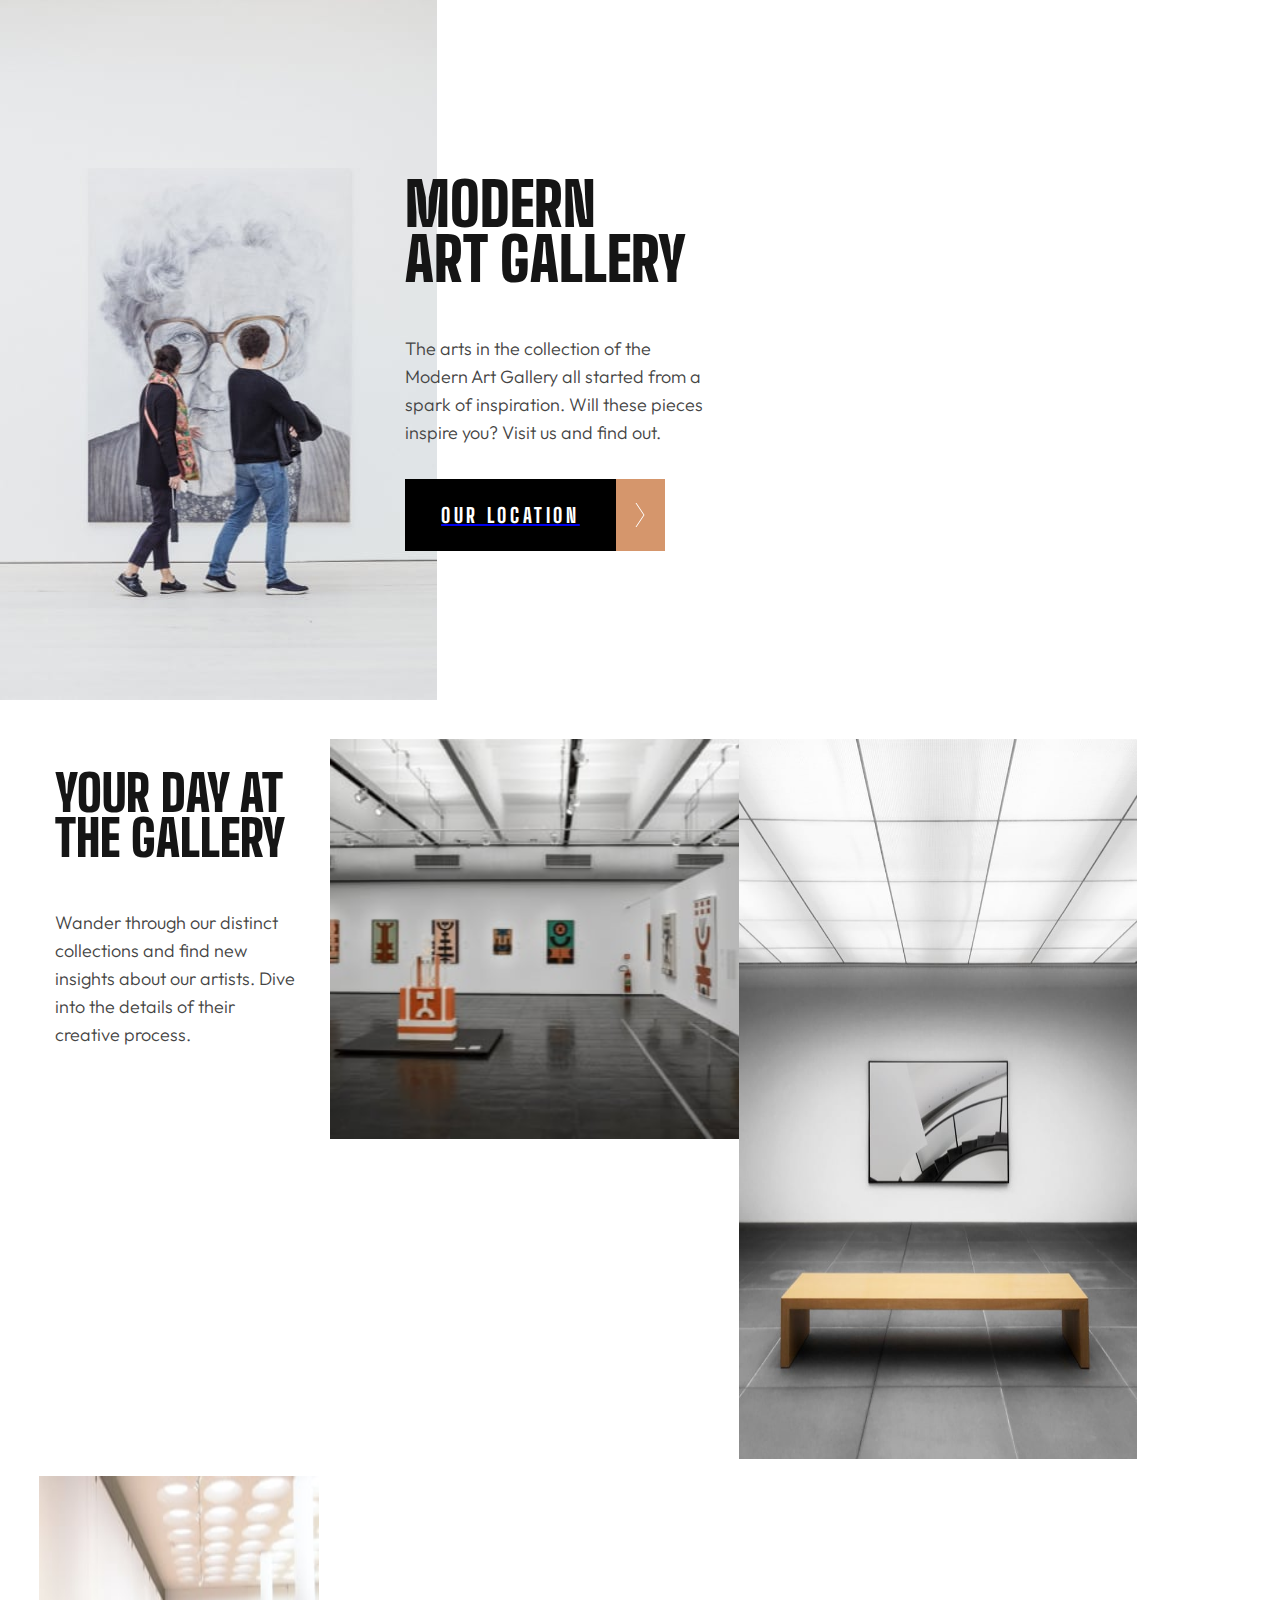
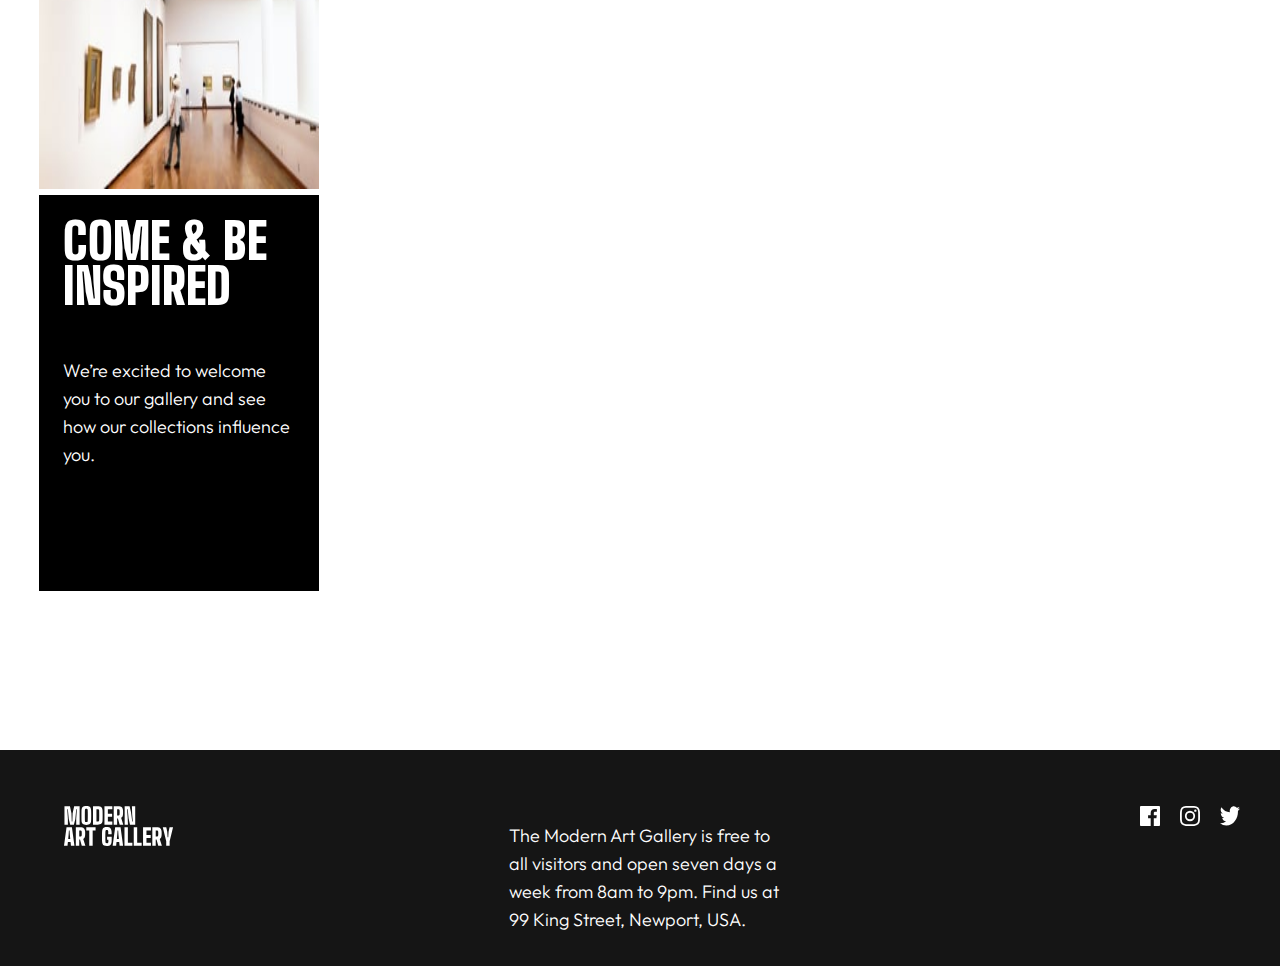
<file: index.html>
<!DOCTYPE html>
<html lang="en">

<head>
  <meta charset="UTF-8">
  <meta name="viewport" content="width=device-width, initial-scale=1.0">

  <link rel="icon" type="image/png" sizes="32x32" href="./assets/favicon-32x32.png">
  <link rel="stylesheet" href="reset.css">
  <link rel="stylesheet" href="style.css">
  <link rel="preconnect" href="https://fonts.googleapis.com">
  <link rel="preconnect" href="https://fonts.gstatic.com" crossorigin>
  <link
    href="https://fonts.googleapis.com/css2?family=Big+Shoulders+Display:wght@800;900&family=Outfit:wght@300&display=swap"
    rel="stylesheet">
  <title>Frontend Mentor | Art gallery website</title>
</head>

<body>
  <main>
    <div class="container">
      <div class="background"></div>
      <div class="top">

        <img class="mobile-top-img" src="./assets/mobile/image-hero.jpg" />
        <img class="tablet-top-img" src="./assets/tablet/image-hero.jpg" />
        <img class="desktop-top-img" src="./assets/desktop/image-hero.jpg" />
      </div>

      <div class="top-txt">
        <h1 class="header-title">Modern <br> Art Gallery</h1>

        <div class="header-info">
          <p class="header-p">The arts in the collection of the Modern Art Gallery all started
            from a spark of inspiration. Will these pieces inspire you? Visit
            us and find out.</p>
          <a href="./location.html">
            <div class="location">
              <p class="location-button">Our location</p>
              <div class="location-icon"><img src="./assets/icon-arrow-right.svg" /></div>
            </div>
          </a>
        </div>
      </div>
    </div>
    <section class="detail-info">
      <div class="intro">
        <div class="grid-img1">
          <img class="gridimg1" src="./assets/mobile/image-grid-1.jpg" />
          <img class="gridimg1d" src="./assets/desktop/image-grid-1.jpg" />
        </div>
        <div class="intro-txt">
          <h2 detail-h2>Your day at the gallery</h2>

          <p class="detail-p">Wander through our distinct collections and find new insights about
            our artists. Dive into the details of their creative process.</p>
        </div>
      </div>
      <div class="grid-right">
        <div class="grid-img3">
          <img class="gridimg3" src="./assets/mobile/image-grid-3.jpg" />
          <img class="gridimg3d" src="./assets/desktop/image-grid-3.jpg" />
        </div>
        <div class="tryit">
          <h2 class="tryit-h2">Come &amp; be inspired</h2>

          <p class="tryit-p">We’re excited to welcome you to our gallery and see how our collections
            influence you.</p>
        </div>
      </div>
      <div class="grid-img2">
        <img class="gridimg2" src="./assets/mobile/image-grid-2@2x.jpg" />
        <img class="gridimg2d" src="./assets/mobile/image-grid-2@2x.jpg" />

      </div>

    </section>
  </main>
  <footer class="footer">
    <div class="footer-container">
      <img class="white-logo" src="./assets/logo-light.svg">

      <p class="footer-p">The Modern Art Gallery is free to all visitors and open seven days a week
        from 8am to 9pm. Find us at 99 King Street, Newport, USA.</p>
      <div class="icons">
        <img src="./assets/icon-facebook.svg">
        <img src="./assets/icon-instagram.svg">
        <img src="./assets/icon-twitter.svg">
      </div>
    </div>
  </footer>
</body>

</html>
</file>
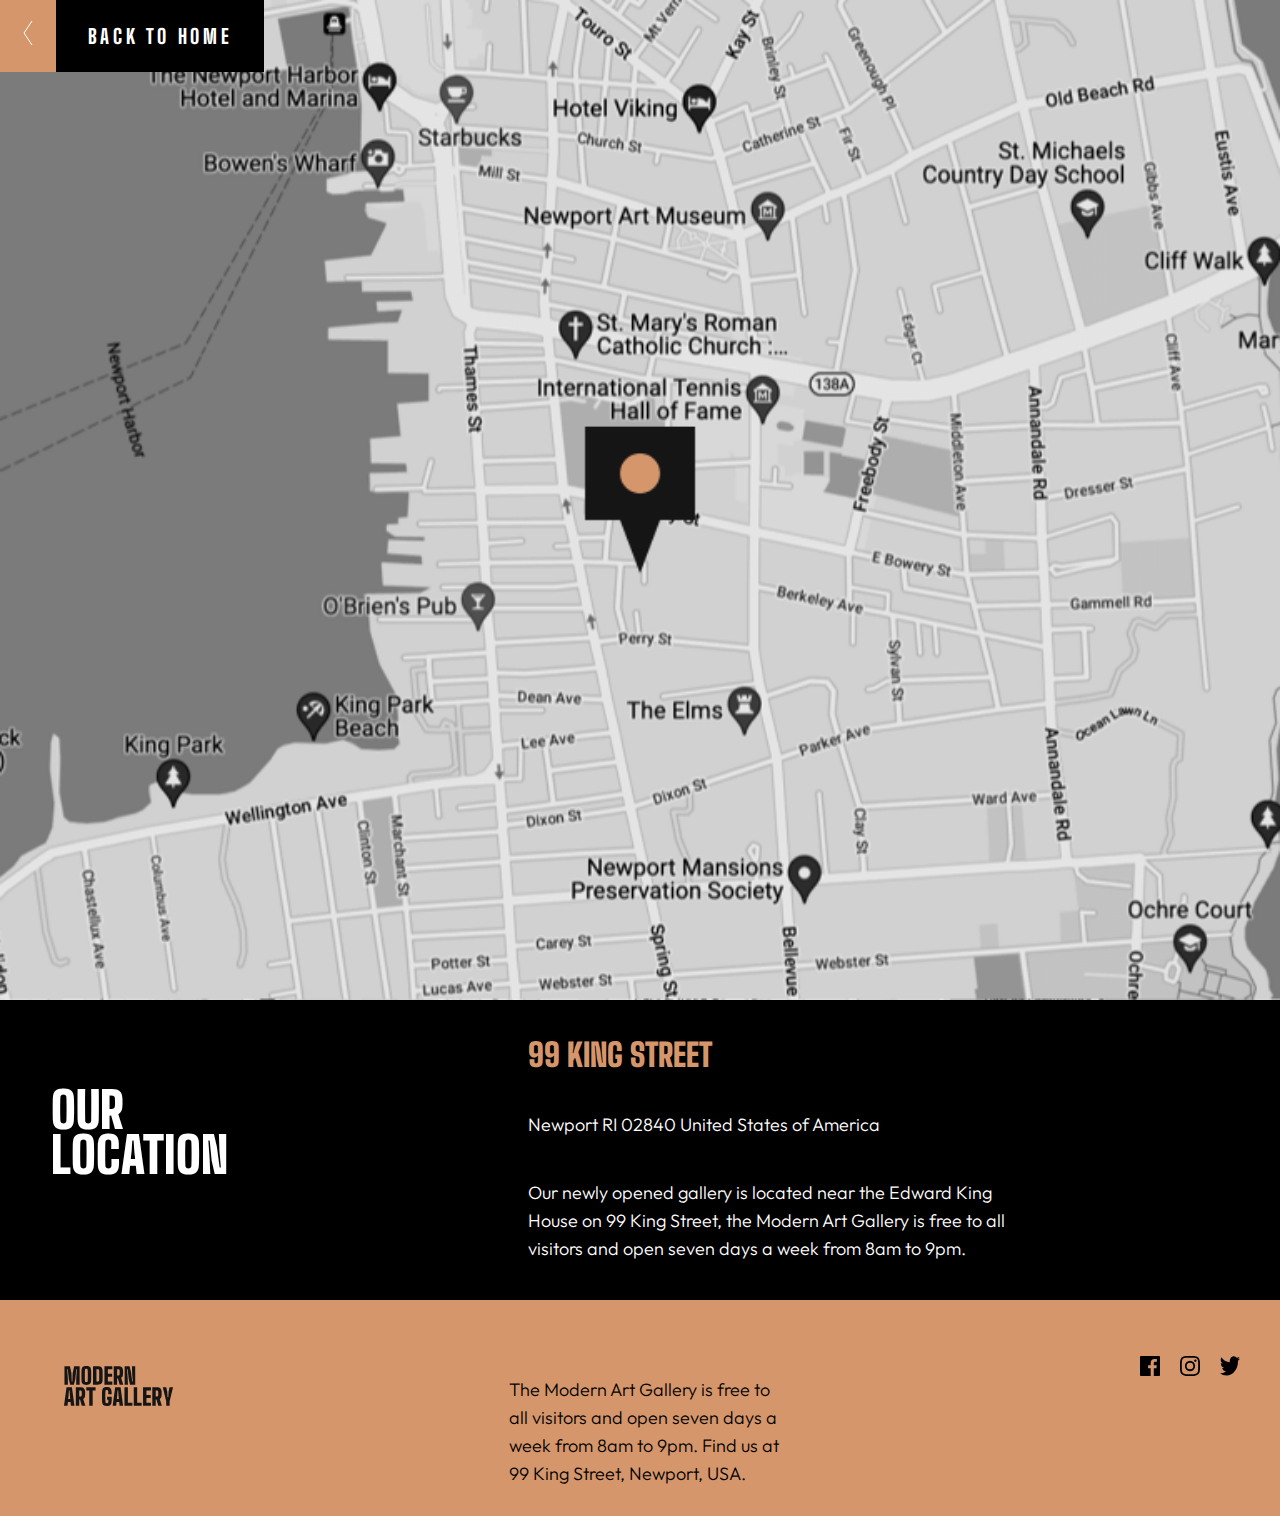
<file: location.html>
<!DOCTYPE html>
<html lang="en">

<head>
  <meta charset="UTF-8">
  <meta name="viewport" content="width=device-width, initial-scale=1.0">

  <link rel="icon" type="image/png" sizes="32x32" href="./assets/favicon-32x32.png">
  <link rel="stylesheet" href="reset.css">
  <link rel="preconnect" href="https://fonts.googleapis.com">
  <link rel="preconnect" href="https://fonts.gstatic.com" crossorigin>
  <link
    href="https://fonts.googleapis.com/css2?family=Big+Shoulders+Display:wght@800;900&family=Outfit:wght@300&display=swap"
    rel="stylesheet">
  <link rel="stylesheet" href="location.css" />
  <title>Frontend Mentor | Art gallery website</title>
</head>

<body>
  <main>
    <div class="first">
      <img class="index-background-mobile" src="./assets/mobile/image-map.png">
      <img class="index-background-tablet" src="./assets/tablet/image-map.png">
      <img class="index-background-desktop" src="./assets/desktop/image-map.png">
      <div class="index">
        <div class="index-icon"><a href="./index.html"><img src="./assets/icon-arrow-left.svg" /></a></div>
        <a class="index-button" href="./index.html">Back to Home</a>
      </div>
    </div>
    </div>
    <div class="adress">
      <h2>Our location</h2>


      <div class="adressfield">
        <h3>99 King Street</h3>
        <p>Newport
          RI 02840
          United States of America</p>

        <p>Our newly opened gallery is located near the Edward King House on 99 King
          Street, the Modern Art Gallery is free to all visitors and open seven days
          a week from 8am to 9pm.</p>
      </div>
    </div>
  </main>

  <footer class="footer">
    <div class="footer-container"><img class="black-logo" src="./assets/logo-dark.svg">

      <p class="footer-p">The Modern Art Gallery is free to all visitors and open seven days a week
        from 8am to 9pm. Find us at 99 King Street, Newport, USA.</p>
      <div class="icons">
        <img src="./assets/icon-facebook.svg">
        <img src="./assets/icon-instagram.svg">
        <img src="./assets/icon-twitter.svg">
      </div>
    </div>
  </footer>
</body>


</html>
</file>
<file: style.css>
main {
    width: 100%;
    display: flex;
    flex-wrap: wrap;
    overflow-x: hidden;
    overflow-y: hidden;
    font-style: normal;
}

p {
    font-family: 'Outfit';
    font-weight: 300;
    font-size: 18px;
    line-height: 28px;
    color: #444444;
    margin: 16px;
}

.location {
    width: 260px;
    background: black;
    display: flex;
    margin: 32px 16px 120px 16px;

}

.location-button {
    font-family: 'Big Shoulders Display';
    width: 204px;
    font-weight: 800;
    font-size: 20px;
    line-height: 24px;
    letter-spacing: 3.63636px;
    color: #FFFFFF;
    font-style: normal;
    display: flex;
    justify-content: center;
    align-items: center;
    text-transform: uppercase;
}

.location-icon {
    width: 56px;
    height: 72px;
    background-color: #D5966C;
    display: flex;
    align-items: center;
    justify-content: center;
}

.grid-img {
    margin: 16px;
}

h1,
h2 {
    font-family: 'Big Shoulders Display';
    font-style: normal;
    font-weight: 900;
    font-size: 60px;
    line-height: 55px;
    text-transform: uppercase;
    color: #151515;
    margin: 32px 16px;
}

.gridimg1 {
    margin: 0 120px 0 25px 0;
}

h2 {
    font-style: normal;
    font-weight: 900;
    font-size: 50px;
    line-height: 45px;
    text-transform: uppercase;
}

.tryit {
    width: 343px;
    height: 293px;
    background-color: black;
    margin: 16px;
}

.tryit p,
.tryit h2 {
    color: #FFFFFF;
    padding: 24px;
    margin: 0;
}

.footer {
    width: 100%;
    height: 336px;
    background-color: black;
    display: flex;
    flex-direction: column;
    justify-content: space-between;
    margin-top: 120px;
}

.white-logo,
.footer p,
.footer div {
    color: white;
    display: flex;
    margin-left: 32px;
}

.footer div {
    margin-bottom: 48px;
    gap: 20px;
}

.white-logo {
    height: 40px;
    width: 110.0499038696289px;

}

.grid-img2 img {
    width: 100%;
}

.tablet-top-img,
.desktop-top-img {
    display: none;
}

.footer-container {
    display: flex;
    flex-direction: column;
    justify-content: inherit;
    align-items: flex-start;
    height: 104px;
    margin: 48px 32px;
}

.gridimg1d,
.gridimg2d,
.gridimg3d,
.tablet-top-img {
    display: none;
}

@media only screen and (min-width: 768px) {

    .gridimg1d,
    .gridimg2d,
    .gridimg3d,
    .mobile-top-img,
    .desktop-top-img {
        display: none;
    }

    .tablet-top-img {
        display: flex;
    }

    .top {
        display: flex;
        flex-direction: row;
    }

    .top-txt {
        display: flex;
        flex-direction: column;
        position: absolute;
        width: 339px;
        height: 410px;
        left: 389px;
        top: 145px;

    }

    .detail-info {
        margin: 39px;
        display: flex;
        flex-direction: row;
        flex-wrap: wrap;
        gap: 11px;
    }

    .intro {
        display: flex;
        gap: 11px;
        width: 689px;
        height: 400px;
    }

    .grid-img1 {
        display: flex;
        order: 2;
        width: 398px;
        height: 400px;
    }

    .grid-right {
        order: 3;
    }

    .grid-right img {
        width: 280px;
        height: 313px;

    }

    .grid-img2 img {
        order: 4;
        width: 398px;
        height: 720px;
    }

    .tryit {
        order: 5;
        width: 280px;
        height: 396px;
        display: flex;
        flex-direction: column;
        margin: 0;
    }

    .intro-txt {
        display: flex;
        order: 1;
        flex-direction: column;
    }

    .icons img {
        width: 20px;
        height: 20px;
    }

    .footer {
        height: 216px;
        background-color: #151515;
        display: flex;

        justify-content: space-between;
        width: 100%;
    }

    .footer-container {
        display: flex;
        flex-direction: row;
        justify-content: inherit;
        align-items: flex-start;
        height: 104px;
        margin: 56px 40px;
    }

    .footer-p {
        width: 281px;
        height: 104px;
    }

    .icons img {
        width: 20px;
        height: 20px;
    }

    @media only screen and (min-width: 1440px) {

        .gridimg1,
        .gridimg2,
        .gridimg3,
        .mobile-top-img,
        .tablet-top-img {
            display: none;
        }

        .gridimg1d,
        .gridimg2d,
        .gridimg3d,
        .desktop-top-img {
            display: flex;
            position: relative;
        }

        /* .header-info {
            display: flex;
            justify-content: center;
            position: relative;
            flex-direction: row;
        } */

        .container {
            display: flex;
            justify-content: center;
            outline: 1px solid blue;
            position: relative;
        }

        .header-title {
            margin-left: -107px;
            position: absolute;
            background-clip: inherit;
            -webkit-background-clip: text;
            color: transparent;
            background-image: linear-gradient(270deg, black 68%, white 200px);
            width: 514px;
            height: 176px;
        }

        .background {
            display: flex;
            background-color: black;
            /* background-image: url("https://picsum.photos/200/200"); */
            /* background-repeat: no-repeat; */
            background-position: left;
            width: 450px;
            height: 799px;
        }

        .header-info {
            margin-left: 538px;
            display: grid;
        }

        .detail-info {
            margin: 180px 165px;
            display: flex;
            flex-direction: row;
            flex-wrap: wrap;
            gap: 30px;
        }

        .top {
            display: flex;
            flex-direction: row;
        }

        .top-txt {
            display: flex;
            flex-direction: column;
            position: absolute;
            width: 339px;
            height: 410px;
            left: 389px;
            top: 145px;

        }

        .intro {
            display: flex;
            gap: 11px;
            min-width: 1110px;
            height: 400px;
        }

        .grid-img1 {
            display: flex;
            order: 2;
            width: 398px;
            height: 400px;
        }

        .grid-right {
            order: 3;
        }

        .grid-right img {
            width: 445px;
            height: 313px;
            margin-bottom: 30px;
        }

        .grid-img2 img {
            order: 4;
            width: 635px;
            height: 720px;
        }

        .tryit {
            order: 5;
            width: 445px;
            height: 377px;
            display: flex;
            flex-direction: column;
            margin: 0;
            justify-content: center;
            align-items: center;
        }

        .intro-txt {
            display: flex;
            order: 1;
            flex-direction: column;
            margin-right: 125px;
            margin-bottom: 90px;
            width: 350px;
            height: 280px;
        }

        .footer {
            width: auto;
            height: 216px;
            background-color: black;
            margin: 0;
        }

        .footer-container {
            display: flex;
            flex-direction: row;
            justify-content: inherit;
            align-items: flex-start;
            height: 104px;
            margin: 56px 40px;
        }

        .white-logo {
            margin-top: 10px;
        }

        .footer-p {
            width: 281px;
            height: 104px;
        }

        .icons img {
            width: 20px;
            height: 20px;
        }

        .tryit-h2 {
            font-weight: 900;
            font-size: 60px;
            line-height: 60px;
            margin-bottom: 32px;
        }

        .tryit-p {
            font-weight: 300;
            font-size: 22px;
            line-height: 32px;
        }

        .location {
            margin: 0;
        }

        .tryit-p,
        .tryit-h2 {
            width: 350px;
        }
    }
}
</file>
<file: location.css>
main {
    width: 100%;
    display: flex;
    flex-direction: column;
    flex-wrap: nowrap;
    overflow-x: hidden;
    font-style: normal;
    margin: 0;
    overflow-y: hidden;
}

h1,
h2,
h3 {
    font-family: 'Big Shoulders Display';
    font-style: normal;
    font-weight: 900;
    font-size: 60px;
    line-height: 55px;
    text-transform: uppercase;
    color: #ffffff;
    margin: 32px 16px;
}

h2,
h3 {
    font-size: 50px;
    line-height: 45px;
    margin: 48px 16px;
}

h3 {
    font-weight: 900;
    font-size: 32px;
    line-height: 32px;
    color: #D5966C;
    margin-bottom: 20px;
}

p {
    font-family: 'Outfit';
    font-weight: 300;
    font-size: 18px;
    line-height: 28px;
    color: #FFFFFF;
    margin: 20px 16px;
}

.index {
    display: flex;
    position: absolute;
    align-items: center;
    width: 264px;
    background: black;
    height: 72px;
}

.first {
    display: flex;
    position: relative;
}

.adress {
    background-color: black;
    color: white;
    margin-top: 0;
    display: grid;
}

.index-icon {
    width: 56px;
    height: 72px;
    background-color: #D5966C;
    display: flex;
    position: relative;
    align-items: center;
    justify-content: center;
}

.index-button {
    font-family: 'Big Shoulders Display';
    width: 208px;
    height: 72px;
    font-weight: 800;
    font-size: 20px;
    line-height: 24px;
    letter-spacing: 3.63636px;
    color: #FFFFFF;
    text-decoration: none;
    text-transform: uppercase;
    display: flex;
    justify-content: center;

    align-items: center;
}



.black-logo,
.footer p,
.footer div {
    color: black;
    display: flex;
    margin-left: 32px;
}

.footer div {
    margin-bottom: 48px;
    gap: 20px;
    fill: black;

}

.index-background-mobile {

    min-width: -webkit-fill-available;
}

.icons {
    filter: invert(109%) sepia(9%) saturate(2%) hue-rotate(7deg) brightness(115%) contrast(111%);
}

.black-logo {
    height: 40px;
    width: 110.0499038696289px;
}


.index-background-tablet,
.index-background-desktop {
    display: none;
}

.icons img {
    width: 20px;
    height: 20px;
}

.footer {
    width: 100%;
    height: 336px;
    background-color: #D5966C;
    display: flex;
    flex-direction: column;
    justify-content: space-between;
    width: 100%;
}

.footer-container {
    display: flex;
    flex-direction: column;
    justify-content: inherit;
    align-items: flex-start;
    height: 104px;
    margin: 56px 40px;
}

.footer-p {
    width: 281px;
    height: 104px;
}

.icons img {
    width: 20px;
    height: 20px;
}

@media only screen and (min-width: 768px) {
    .adressfield {
        display: flex;
        flex-direction: column;
        justify-content: center;
        align-items: flex-start;
        margin-left: 40%;
        margin-top: -20%;
    }

    .adress h2 {
        width: 223px;
        height: 100px;
        transform: translate(35px, 40px);
    }

    .adressfield {
        display: flex;
        flex-direction: column;
        justify-content: center;
        align-items: flex-start;
        margin-left: 40%;
        max-width: 40%;

    }

    .adress {
        min-height: 300px;
    }

    .index-background-mobile,
    .index-background-desktop {
        display: none;
    }

    .index-background-tablet {
        display: flex;
        min-width: -webkit-fill-available;
    }

    .footer {
        width: auto;
        height: 216px;
    }

    .footer-container {
        display: flex;
        flex-direction: row;
        justify-content: inherit;
        align-items: flex-start;
        height: 104px;
        margin: 56px 40px;
    }

    .black-logo {
        margin-top: 10px;
    }

    .footer-p {
        width: 281px;
        height: 104px;
    }

    .icons img {
        width: 20px;
        height: 20px;
    }
}

@media only screen and (min-width: 1440px) {
    main {
        min-height: auto;
    }

    .adress h2 {
        width: 223px;
        height: 100px;
        display: flex;
        justify-content: center;
        align-items: center;
        transform: translate(35px, 40px);
    }

    .adressfield {
        display: flex;
        flex-direction: column;
        justify-content: center;
        align-items: flex-start;
        margin-left: 40%;
        margin-top: -20%;
    }

    .adress h2 {
        width: 223px;
        height: 100px;
        display: flex;
        justify-content: center;
        align-items: center;
    }

    .adressfield {
        display: flex;
        flex-direction: column;
        justify-content: center;
        align-items: flex-start;
        margin-left: 40%;
        max-width: 40%;

    }

    .adress {
        min-height: 300px;
    }

    .index-background-mobile,
    .index-background-tablet {
        display: none;
    }

    .index-background-desktop {
        display: flex;
        min-width: -webkit-fill-available;
    }

    .footer {
        width: auto;
        height: 244px;
        margin-top: 0px;
    }

    .footer-container {
        display: flex;
        flex-direction: row;
        justify-content: inherit;
        align-items: flex-start;
        height: 104px;
        margin: 56px 40px;
    }

    .black-logo {
        margin-top: 10px;
    }

    .footer-p {
        width: 430px;
        height: 84px;
    }

    .icons img {
        width: 20px;
        height: 20px;
    }
}
</file>
